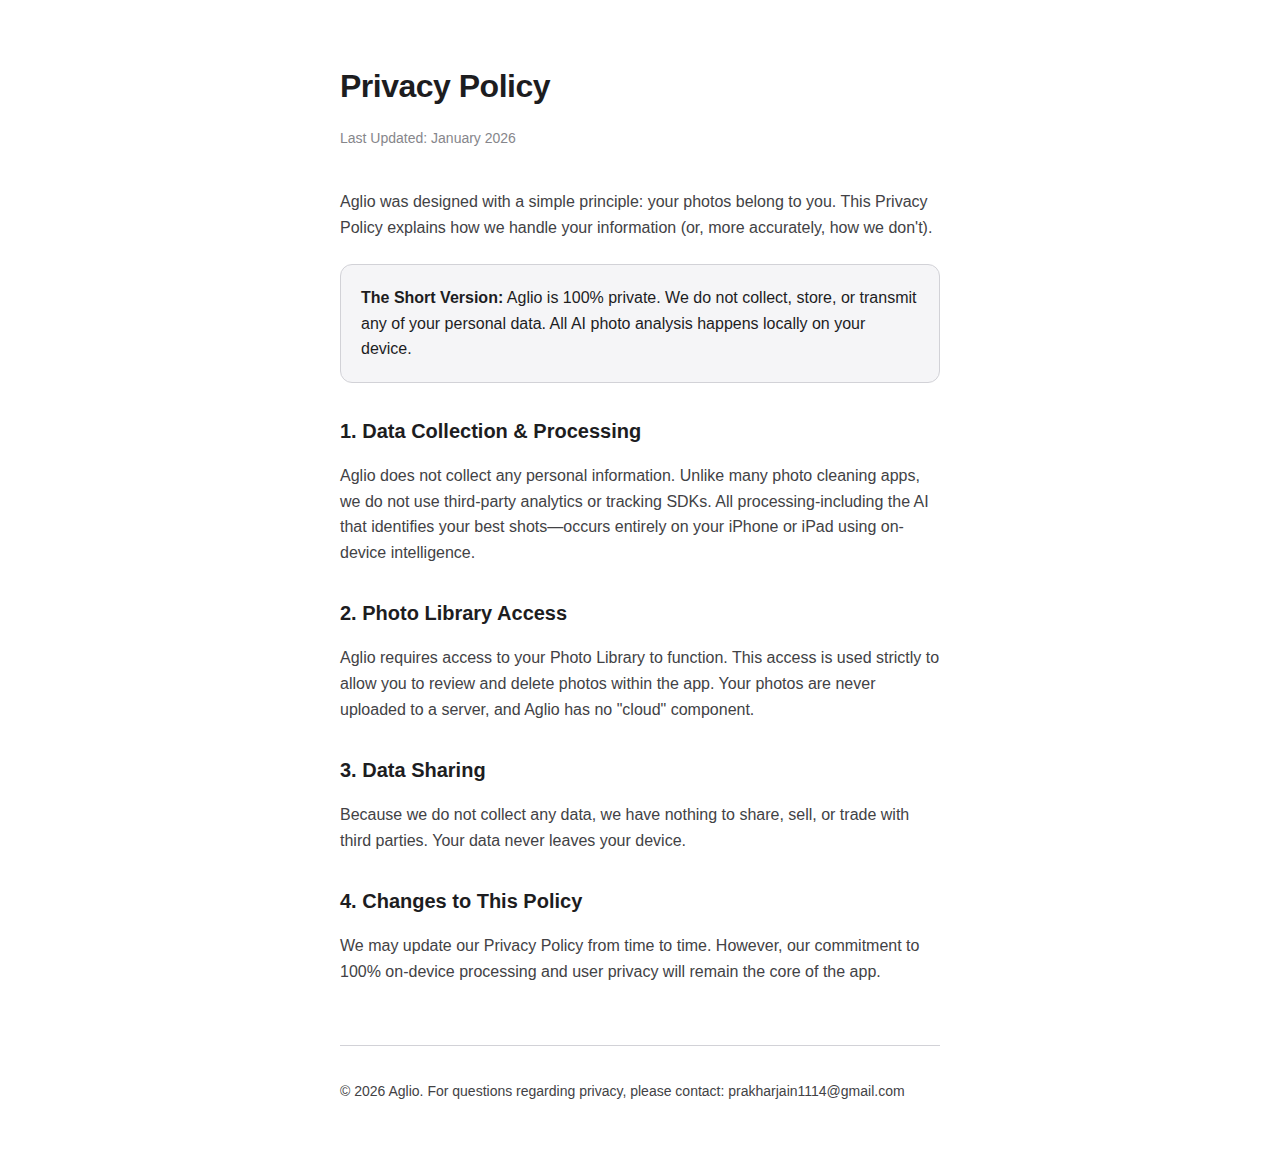
<file: privacy_policy.html>
<!DOCTYPE html>
<html lang="en">
<head>
    <meta charset="UTF-8">
    <meta name="viewport" content="width=device-width, initial-scale=1.0">
    <title>Privacy Policy | Aglio</title>
    <style>
        body {
            font-family: -apple-system, BlinkMacSystemFont, "Segoe UI", Roboto, Helvetica, Arial, sans-serif;
            line-height: 1.6;
            color: #1d1d1f;
            max-width: 600px;
            margin: 0 auto;
            padding: 40px 20px;
            background-color: #ffffff;
        }
        h1 {
            font-size: 32px;
            font-weight: 700;
            letter-spacing: -0.5px;
            margin-bottom: 8px;
        }
        h2 {
            font-size: 20px;
            font-weight: 600;
            margin-top: 32px;
            margin-bottom: 12px;
        }
        p {
            margin-bottom: 16px;
            color: #424245;
        }
        .last-updated {
            font-size: 14px;
            color: #86868b;
            margin-bottom: 40px;
        }
        .highlight-box {
            background-color: #f5f5f7;
            padding: 20px;
            border-radius: 12px;
            margin: 24px 0;
            border: 1px solid #d2d2d7;
        }
        footer {
            margin-top: 60px;
            padding-top: 20px;
            border-top: 1px solid #d2d2d7;
            font-size: 14px;
            color: #86868b;
        }
    </style>
</head>
<body>

    <h1>Privacy Policy</h1>
    <p class="last-updated">Last Updated: January 2026</p>

    <p>Aglio was designed with a simple principle: your photos belong to you. This Privacy Policy explains how we handle your information (or, more accurately, how we don't).</p>

    <div class="highlight-box">
        <strong>The Short Version:</strong> Aglio is 100% private. We do not collect, store, or transmit any of your personal data. All AI photo analysis happens locally on your device.
    </div>

    <h2>1. Data Collection & Processing</h2>
    <p>Aglio does not collect any personal information. Unlike many photo cleaning apps, we do not use third-party analytics or tracking SDKs. All processing-including the AI that identifies your best shots—occurs entirely on your iPhone or iPad using on-device intelligence.</p>

    <h2>2. Photo Library Access</h2>
    <p>Aglio requires access to your Photo Library to function. This access is used strictly to allow you to review and delete photos within the app. Your photos are never uploaded to a server, and Aglio has no "cloud" component.</p>

    <h2>3. Data Sharing</h2>
    <p>Because we do not collect any data, we have nothing to share, sell, or trade with third parties. Your data never leaves your device.</p>

    <h2>4. Changes to This Policy</h2>
    <p>We may update our Privacy Policy from time to time. However, our commitment to 100% on-device processing and user privacy will remain the core of the app.</p>

    <footer>
        <p>&copy; 2026 Aglio. For questions regarding privacy, please contact: prakharjain1114@gmail.com</p>
    </footer>

</body>
</html>
</file>
